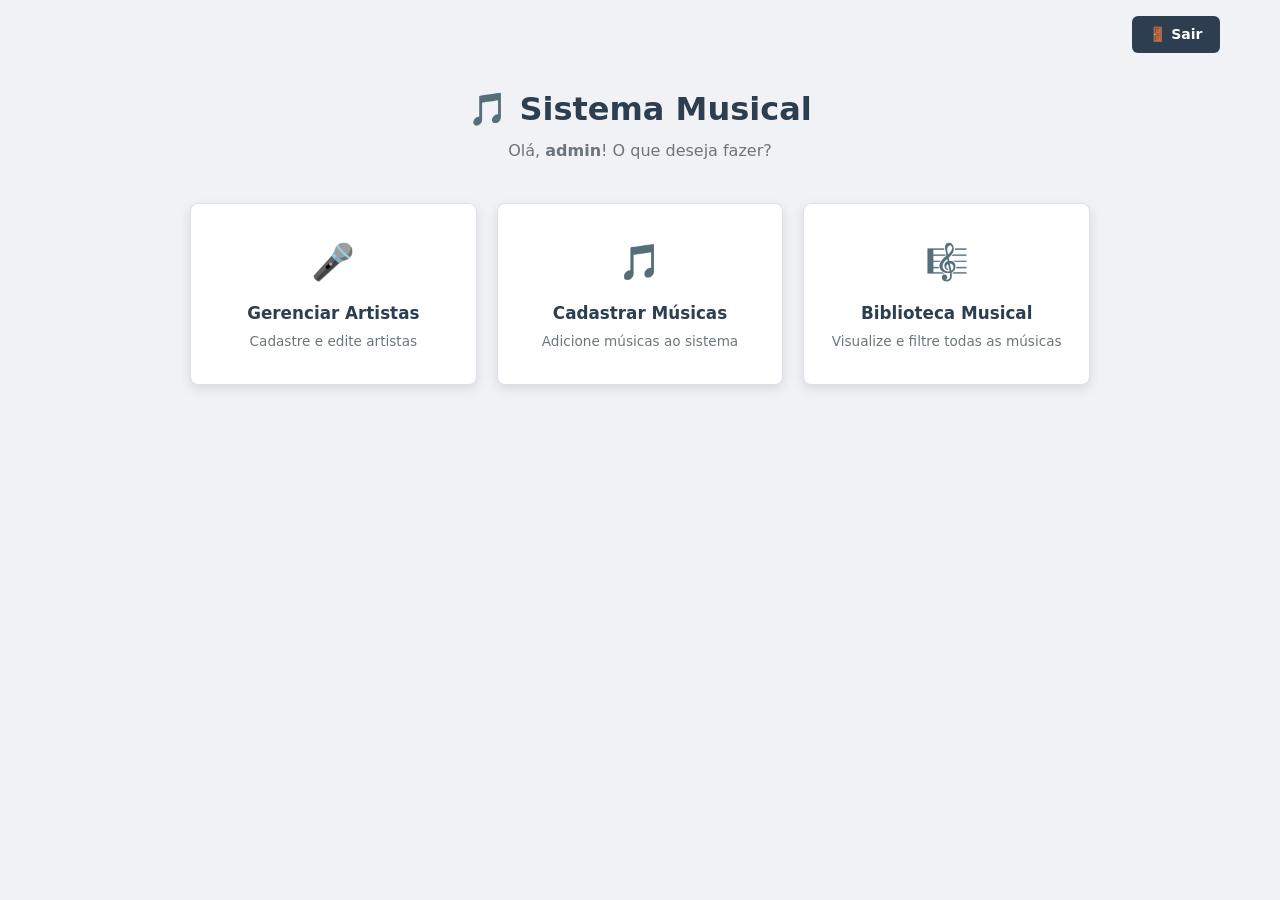
<file: index.html>
<!DOCTYPE html>
<html lang="pt-br">
<head>
<!-- O head é igual ao do login: só muda o title. -->
<meta charset="UTF-8">
<meta name="viewport" content="width=device-width, initial-scale=1.0">
<title>Menu Principal — Sistema Musical</title>
<link rel="icon" href="data:image/svg+xml,<svg xmlns=%27http://www.w3.org/2000/svg%27 viewBox=%270 0 100
100%27><text y=%27.9em%27 font-size=%2790%27>🎵</text></svg>">
<link rel="stylesheet" href="styles.css">
</head>
<body class="menu-page">

<!-- container: caixa com largura máxima, centralizada. Usada em todas as telas, menos no login. -->
<div class="container">

<!-- topbar: barra de cima. O CSS (flex-end) joga o botão Sair para a direita. -->
<div class="topbar">
<!-- Um link (a) com cara de botão: a classe btn-back deixa ele escuro. -->
<!-- Na Sprint 2 este link vai para logout.php, que encerra a sessão. -->
<a href="login.html" class="btn-back">🚪 Sair</a>
</div>

<!-- page-header: as boas-vindas, centralizadas. -->
<div class="page-header">
<h1>🎵 Sistema Musical</h1>
<!-- "admin" está fixo (dado inventado). Na Sprint 2 o PHP mostra o nome de quem entrou. -->
<p>Olá, <strong>admin</strong>! O que deseja fazer?</p>
</div>

<!-- menu-grid: a grade dos 3 cards. O CSS usa display: grid para colocá-los lado a lado. -->
<div class="menu-grid">

<!-- Cada menu-card tem um link (a) que ocupa o card inteiro: clicar em qualquer parte leva à tela. -->
<div class="menu-card">
<a href="cadastro_artista.html">
<div class="menu-card-icon">🎤</div> <!-- ícone grande -->
<div class="menu-card-title">Gerenciar Artistas</div> <!-- título -->
<div class="menu-card-desc">Cadastre e edite artistas</div> <!-- descrição -->
</a>
</div>

<div class="menu-card">
<a href="cadastro_musica.html">
<div class="menu-card-icon">🎵</div>
<div class="menu-card-title">Cadastrar Músicas</div>
<div class="menu-card-desc">Adicione músicas ao sistema</div>
</a>
</div>

<div class="menu-card">
<a href="listagem_musicas.html">
<div class="menu-card-icon">🎼</div>
<div class="menu-card-title">Biblioteca Musical</div>
<div class="menu-card-desc">Visualize e filtre todas as músicas</div>
</a>
</div>

</div>

</div>
</body>
</html>
</file>
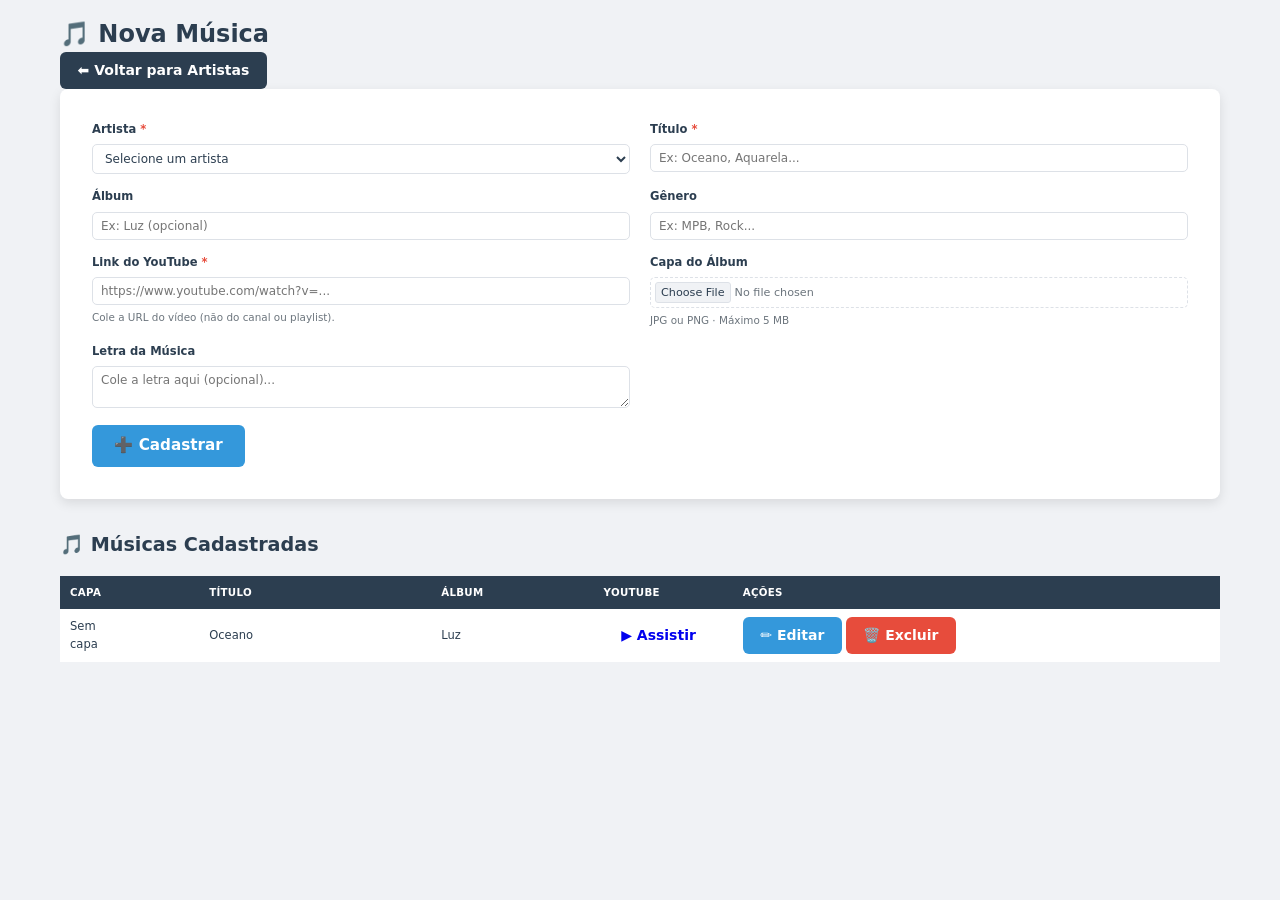
<file: cadastro.musica.html>
<!DOCTYPE html>
<html lang="pt-br">
<head>
<meta charset="UTF-8">
<meta name="viewport" content="width=device-width, initial-scale=1.0">
<title>Nova Música — Sistema Musical</title>
<link rel="icon" href="data:image/svg+xml,<svg xmlns=%27http://www.w3.org/2000/svg%27 viewBox=%270 0 100
100%27><text y=%27.9em%27 font-size=%2790%27>🎵</text></svg>">
<link rel="stylesheet" href="styles.css">
</head>
<body>
<div class="container">
<!-- Aqui o botão volta para os ARTISTAS: chegamos nesta tela pelo botão verde "Músicas". -->
<div class="page-header-bar">
<h2>🎵 Nova Música</h2>
<div class="header-actions">
<a href="cadastro_artista.html" class="btn-back">⬅ Voltar para Artistas</a>
</div>
</div>
<!-- FORMULÁRIO DA MÚSICA (a "obra"). Igual ao do artista: post, enctype e form-grid. -->
<form method="post" action="#" enctype="multipart/form-data">
<div class="form-grid">
<!-- Linha 1: Artista + Título -->
<div class="form-group">
<label for="artista_id">Artista <span style="color:var(--red)">*</span></label>
<!--
select required: a música PRECISA de um artista.
A 1a opção tem value="" (vazio): se a pessoa não escolher, o required bloqueia.
value="1", "2": o código do artista. Na Sprint 2 é assim que o banco
liga a música ao artista dela (chave estrangeira artista_id).
-->
<select name="artista_id" id="artista_id" required>
<option value="">Selecione um artista</option>
<option value="1">Djavan</option>
<option value="2">Marisa Monte</option>
</select>
</div>
<div class="form-group">
<label for="titulo">Título <span style="color:var(--red)">*</span></label>
<input type="text" id="titulo" name="titulo"
required placeholder="Ex: Oceano, Aquarela...">
</div>
<!-- Linha 2: Álbum + Gênero (opcionais) -->
<div class="form-group">
<label for="album">Álbum</label>
<input type="text" id="album" name="album" placeholder="Ex: Luz (opcional)">
</div>
<div class="form-group">
<label for="genero">Gênero</label>
<input type="text" id="genero" name="genero" placeholder="Ex: MPB, Rock...">
</div>
<!-- Linha 3: YouTube + Capa -->
<div class="form-group">
<label for="youtube_link">Link do YouTube <span style="color:var(--red)">*</span></label>
<!-- type="url": o navegador confere se é um endereço de internet (http...). -->
<input type="url" id="youtube_link" name="youtube_link"
required placeholder="https://www.youtube.com/watch?v=...">
<small>Cole a URL do vídeo (não do canal ou playlist).</small>
</div>
<div class="form-group">

<label for="imagem_capa">Capa do Álbum</label>
<!-- O mesmo campo de foto do artista: só imagens. -->
<input type="file" id="imagem_capa" name="imagem_capa" accept="image/*">
<small>JPG ou PNG · Máximo 5 MB</small>
</div>
<!-- Linha 4: Letra. A classe "full" faz este campo ocupar as 2 colunas (grid-column: 1 / -1). -->
<div class="form-group full">
<label for="letra">Letra da Música</label>
<!-- textarea: caixa de texto com várias linhas. Diferente do input, ela tem fechamento. -->
<textarea id="letra" name="letra" placeholder="Cole a letra aqui (opcional)..."></textarea>
</div>
</div><!-- fim .form-grid -->
<div class="form-actions">
<button type="submit" class="btn-primary">➕ Cadastrar</button>
</div>
</form>
<!-- ========== TABELA DE MÚSICAS DO ARTISTA (dados fixos nesta fase) ========== -->
<h3>🎵 Músicas Cadastradas</h3>
<div class="table-container">
<table>
<thead>
<tr>
<th class="col-capa">Capa</th>
<th>Título</th>
<th>Álbum</th>
<th class="col-youtube">YouTube</th>
<th class="col-acoes">Ações</th>
</tr>
</thead>
<tbody>
<tr>
<td><div class="no-image">Sem<br>capa</div></td>
<td>Oceano</td>
<td>Luz</td>
<!-- Abre o vídeo numa aba nova. -->
<td><a href="#" target="_blank" class="btn-youtube">▶ Assistir</a></td>
<td>
<div class="action-buttons">
<a href="#" class="btn-edit">✏️ Editar</a>
<a href="#" class="btn-delete">🗑️ Excluir</a>
</div>
</td>
</tr>
</tbody>
</table>
</div>
</div>
</body>
</html>
</file>
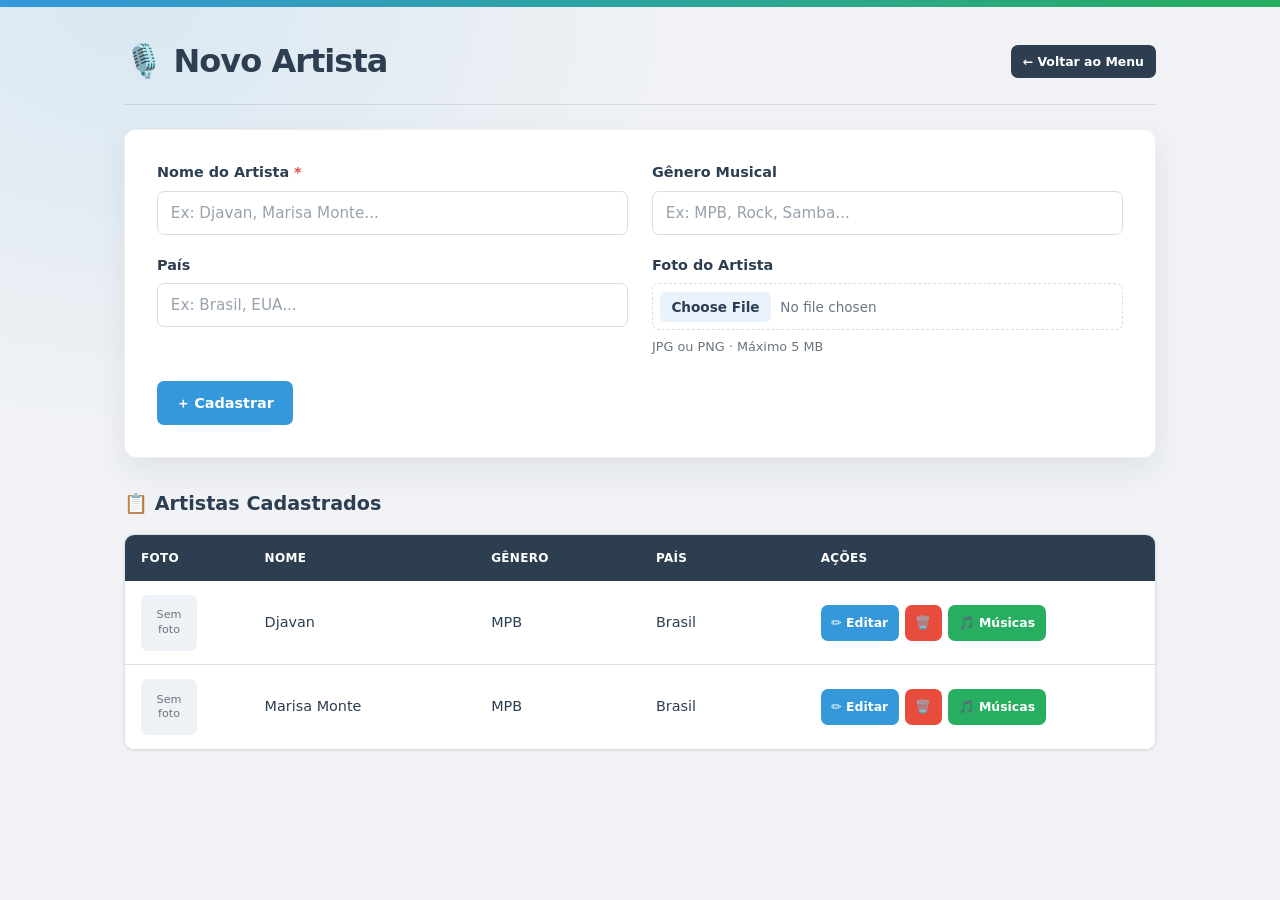
<file: cadastro_artisa.html>
﻿
<!DOCTYPE html>
<html lang="pt-BR">
<head>
    <meta charset="UTF-8">
    <meta name="viewport" content="width=device-width, initial-scale=1.0">

    <title>Novo Artista - Sistema Musical</title>

    <link rel="stylesheet" href="styles.css">
</head>
<body class="artist-page">

    <div class="site-topbar"></div>

    <main class="container">

        <!-- Cabeçalho -->
        <header class="page-heading">
            <h1>
                <span aria-hidden="true">🎙️</span>
                Novo Artista
            </h1>

            <a href="menu.php" class="btn btn-back">
                ← Voltar ao Menu
            </a>
        </header>

        <div class="heading-divider"></div>

        <!-- Formulário de cadastro -->
        <form
            class="artist-form"
            action="#"
            method="post"
            enctype="multipart/form-data"
        >
            <div class="form-grid">

                <div class="form-group">
                    <label for="nome">
                        Nome do Artista <span class="required">*</span>
                    </label>

                    <input
                        type="text"
                        id="nome"
                        name="nome"
                        placeholder="Ex: Djavan, Marisa Monte..."
                        required
                    >
                </div>

                <div class="form-group">
                    <label for="genero">Gênero Musical</label>

                    <input
                        type="text"
                        id="genero"
                        name="genero"
                        placeholder="Ex: MPB, Rock, Samba..."
                    >
                </div>

                <div class="form-group">
                    <label for="pais">País</label>

                    <input
                        type="text"
                        id="pais"
                        name="pais"
                        placeholder="Ex: Brasil, EUA..."
                    >
                </div>

                <div class="form-group">
                    <label for="foto">Foto do Artista</label>

                    <input
                        type="file"
                        id="foto"
                        name="foto"
                        accept="image/jpeg,image/png"
                    >

                    <small>JPG ou PNG · Máximo 5 MB</small>
                </div>

                <div class="form-actions">
                    <button type="submit" class="btn btn-primary">
                        <span aria-hidden="true">＋</span>
                        Cadastrar
                    </button>
                </div>

            </div>
        </form>

        <!-- Artistas cadastrados -->
        <section class="artists-section">

            <h2>
                <span aria-hidden="true">📋</span>
                Artistas Cadastrados
            </h2>

            <div class="table-wrap">
                <table>
                    <thead>
                        <tr>
                            <th scope="col">Foto</th>
                            <th scope="col">Nome</th>
                            <th scope="col">Gênero</th>
                            <th scope="col">País</th>
                            <th scope="col">Ações</th>
                        </tr>
                    </thead>

                    <tbody>
                        <tr>
                            <td>
                                <span class="no-photo">
                                    Sem<br>foto
                                </span>
                            </td>

                            <td>Djavan</td>
                            <td>MPB</td>
                            <td>Brasil</td>

                            <td>
                                <div class="table-actions">
                                    <a href="#" class="btn btn-edit">
                                        ✏️ Editar
                                    </a>

                                    <a href="#" class="btn btn-delete"
                                       aria-label="Excluir Djavan">
                                        🗑️
                                    </a>

                                    <a href="#" class="btn btn-music">
                                        🎵 Músicas
                                    </a>
                                </div>
                            </td>
                        </tr>

                        <tr>
                            <td>
                                <span class="no-photo">
                                    Sem<br>foto
                                </span>
                            </td>

                            <td>Marisa Monte</td>
                            <td>MPB</td>
                            <td>Brasil</td>

                            <td>
                                <div class="table-actions">
                                    <a href="#" class="btn btn-edit">
                                        ✏️ Editar
                                    </a>

                                    <a href="#" class="btn btn-delete"
                                       aria-label="Excluir Marisa Monte">
                                        🗑️
                                    </a>

                                    <a href="#" class="btn btn-music">
                                        🎵 Músicas
                                    </a>
                                </div>
                            </td>
                        </tr>
                    </tbody>
                </table>
            </div>

        </section>

    </main>

</body>
</html>
</file>
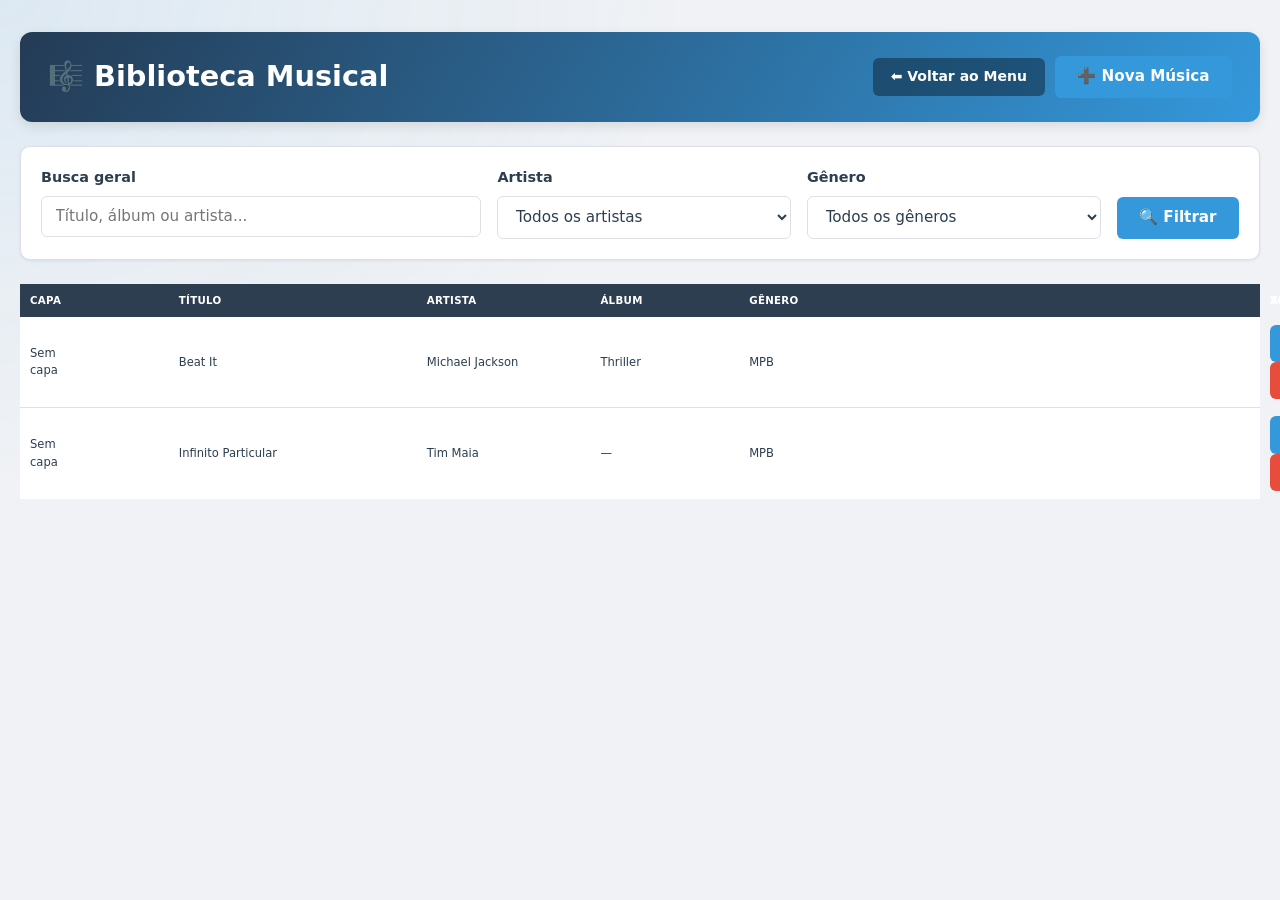
<file: listagem_musicais.html>
<!DOCTYPE html>
<html lang="pt-br">
<head>
<meta charset="UTF-8">
<meta name="viewport" content="width=device-width, initial-scale=1.0">
<title>Biblioteca Musical — Sistema Musical</title>
<link rel="icon" href="data:image/svg+xml,<svg xmlns=%27http://www.w3.org/2000/svg%27 viewBox=%270 0 100
100%27><text y=%27.9em%27 font-size=%2790%27>🎵</text></svg>">
<link rel="stylesheet" href="styles.css">
</head>
<body class="list-page">
<div class="container">
<!-- ========== CABEÇALHO DA PÁGINA ==========
page-header-bar: o CSS (flex + space-between) deixa o título
à esquerda e os botões à direita. Esta barra se repete nos cadastros. -->
<div class="page-header-bar">
<h2>🎼 Biblioteca Musical</h2> <!-- h2: o título desta tela -->
<div class="header-actions">
<!-- Links com cara de botão: btn-back (escuro) e btn-primary (azul). -->
<a href="index.html" class="btn-back">⬅ Voltar ao Menu</a>
<a href="cadastro_musica.html" class="btn-primary">➕ Nova Música</a>
</div>
</div>
<!-- ========== FILTROS ==========
Nesta fase eles só aparecem (não filtram de verdade).
method="get": na Sprint 2 o que a pessoa escolher vai aparecer no endereço
(ex.: ?artista=1) e o PHP usa isso para filtrar no banco. -->
<div class="filters">
<form method="get" class="filter-form" action="#">
<!-- filter-group: os 3 filtros. O CSS (flex) coloca lado a lado. -->
<div class="filter-group">
<!-- filter-item: um filtro = rótulo + campo. -->
<div class="filter-item">
<label for="busca">Busca geral</label>
<input type="text" name="busca" id="busca" placeholder="Título, álbum ou artista...">
</div>
<div class="filter-item">
<label for="artista">Artista</label>
<!-- select: lista para escolher uma opção.
value="" (vazio) = "todos". O número é o código do artista no banco. -->
<select name="artista" id="artista">
<option value="">Todos os artistas</option>
<option value="1">Michael Jackson</option>
<option value="2">Tim Maia</option>
</select>
</div>
<div class="filter-item">
<label for="genero">Gênero</label>
<select name="genero" id="genero">
<option value="">Todos os gêneros</option>
<option value="MPB">MPB</option>
</select>
</div>
</div>
<!-- filter-actions: a área do botão de filtrar. -->
<div class="filter-actions">
<button type="submit" class="btn-primary">🔍 Filtrar</button>
</div>
</form>
</div>
<!-- ========== TABELA DE MÚSICAS ==========

table-container: a caixa branca com sombra em volta da tabela. -->
<div class="table-container">
<table>
<!-- thead: o cabeçalho da tabela. tr = linha. th = célula de título. -->
<thead>
<tr>
<!-- As classes col-... deixam o CSS controlar a largura destas colunas. -->
<th class="col-capa">Capa</th>
<th>Título</th>
<th>Artista</th>
<th>Álbum</th>
<th>Gênero</th>
<th class="col-youtube">YouTube</th>
<th class="col-acoes">Ações</th>
</tr>
</thead>
<!-- tbody: o corpo. Cada tr é UMA música; cada td é uma informação dela.
Os dados estão fixos aqui. Na Sprint 2 o PHP cria estas linhas a partir do banco. -->
<tbody>
<tr>
<!-- no-image: quadrado "Sem capa" no lugar da imagem (a capa real vem na Sprint 2). -->
<td><div class="no-image">Sem<br>capa</div></td>
<td>Beat It</td>
<td>Michael Jackson</td>
<td>Thriller</td>
<td>MPB</td>
<!-- target="_blank": abre o vídeo numa aba nova, sem sair do sistema. -->
<td><a href="#" target="_blank" class="btn-youtube">▶ Assistir</a></td>
<td>
<!-- action-buttons: junta Editar e Excluir lado a lado (flex). -->
<div class="action-buttons">
<a href="#" class="btn-edit">✏️ Editar</a>
<a href="#" class="btn-delete">🗑 Excluir</a>
</div>
</td>
</tr>
<tr>
<td><div class="no-image">Sem<br>capa</div></td>
<td>Infinito Particular</td>
<td>Tim Maia</td>
<td>—</td> <!-- sem álbum: mostramos um traço -->
<td>MPB</td>
<td><a href="#" target="_blank" class="btn-youtube">▶ Assistir</a></td>
<td>
<div class="action-buttons">
<a href="#" class="btn-edit">✏️ Editar</a>
<a href="#" class="btn-delete">🗑 Excluir</a>
</div>
</td>
</tr>
</tbody>
</table>
</div>
</div>
</body>
</html>
</file>
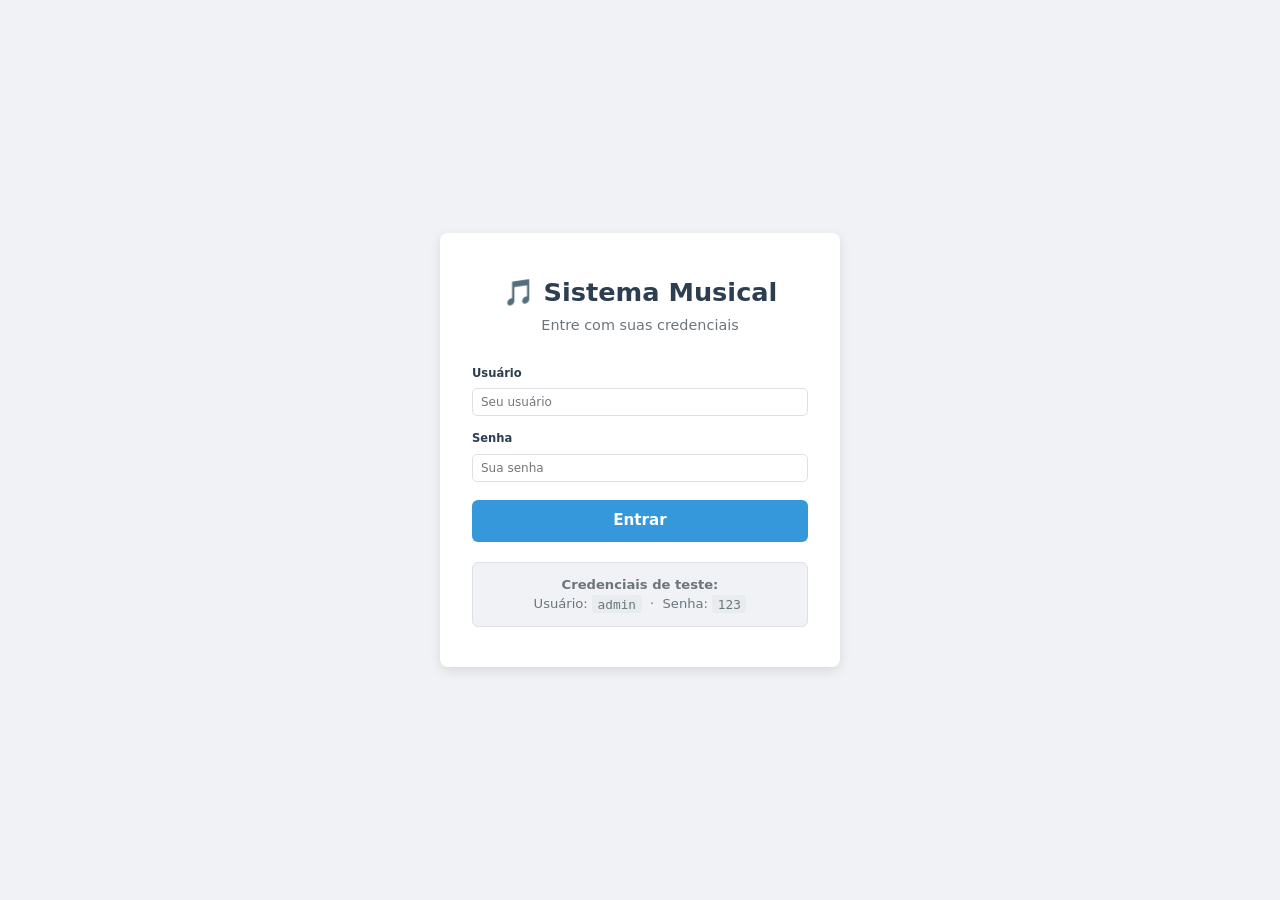
<file: login.html>
<!DOCTYPE html>
<html lang="pt-br">
<head>
<meta charset="UTF-8">
<meta name="viewport" content="width=device-width, initial-scale=1.0">
<!-- viewport: faz a página caber na tela do celular. -->
<title>Login — Sistema Musical</title>
<link rel="icon" href="data:image/svg+xml,%3Csvg xmlns='http://www.w3.org/2000/svg' viewBox='0 0 100 100'%3E%3Ctext y='.9em' font-size='90'%3E%26%23127925;%3C/text%3E%3C/svg%3E">
<!-- rel="icon": o ícone da aba. Aqui é o emoji 🎵 desenhado direto no código. -->
<link rel="stylesheet" href="styles.css">
<!-- rel="stylesheet": liga o arquivo de estilo. Todas as telas usam o MESMO styles.css. -->
</head>

 <!-- A classe login-page é usada no CSS para centralizar o cartão no meio da tela. -->
<body class="login-page">
 <!-- login-card: a caixa branca que guarda o login inteiro. -->
 <div class="login-card">

<!-- login-header: título e subtítulo, centralizados pelo CSS. -->
<div class="login-header">
<h1>🎵 Sistema Musical</h1>
<p>Entre com suas credenciais</p>
</div>

<form method="post" action="#">

<!-- form-group: junta um rótulo (label) e seu campo (input). -->
<div class="form-group">
<!-- for="usuario" é igual ao id do input: clicar no texto foca o campo. -->
<label for="usuario">Usuário</label>
<input type="text"
id="usuario"
name="usuario"
required
autocomplete="username"
placeholder="Seu usuário">
<!--
type="text": campo de texto comum.
name: o nome do dado que o PHP vai receber na Sprint 2.
required: o navegador não deixa enviar vazio.
autocomplete: o navegador pode sugerir o usuário salvo.
placeholder: a dica cinza dentro do campo.
-->
</div>
 <div class="form-group">
<label for="senha">Senha</label>
<!-- type="password": esconde o que a pessoa digita (●●●). -->
 <input type="password"
 id="senha"
name="senha"
required
autocomplete="current-password"
placeholder="Sua senha">
 </div>

<!-- type="submit": envia o formulário. A classe btn-primary deixa o botão azul. -->
<button type="submit" class="btn-primary">Entrar</button>
</form>

<!-- login-hint: a dica com as credenciais de teste. <code> mostra em fonte de código. -->
<div class="login-hint">
<strong>Credenciais de teste:</strong><br>
Usuário: <code>admin</code> &nbsp;·&nbsp; Senha: <code>123</code>
 </div>

 </div>

</body>
</html>
</file>
<file: styles.css>
/* =============================================
   SISTEMA MUSICAL: Folha de Estilos Principal
   =============================================
   Um único arquivo para TODAS as telas. Ele cresce a cada aula:
   Aula 1: base, formulário, botões, login e menu
   Aula 2: títulos, barra de título, cores dos botões, tabelas e filtros
   Aula 3: formulário em grade, campo de foto e botão de músicas
   Aula 4: url e textarea, campo "full", utilitários e celular
   ============================================= */


/* -----------------------------------------------
   1. VARIÁVEIS E RESET [AULA 1]
   ----------------------------------------------- */

/* :root guarda as variáveis. Escrevemos o valor UMA vez e usamos
   em todo lugar com var(--nome). Para mudar a identidade visual do
   sistema, basta trocar as cores aqui. */

:root {
    --primary: #2c3e50;
    --blue: #3498db;
    --blue-dark: #2980b9;
    --green: #27ae60;
    --red: #e74c3c;
    --red-dark: #c0392b;
    --bg: #f0f2f5;
    --surface: #ffffff;
    --border: #dde1e7;
    --text: #2c3e50;
    --text-muted: #6c757d;
    --shadow-sm: 0 1px 3px rgba(0, 0, 0, 0.08);
    --shadow-md: 0 4px 12px rgba(0, 0, 0, 0.10);
    --radius: 8px;
    --font: 'Segoe UI', system-ui, -apple-system, sans-serif;
}

/* Reset: zera as margens que o navegador coloca sozinho.
   box-sizing: border-box faz a largura já incluir padding e borda. */

*,
*::before,
*::after {
    margin: 0;
    padding: 0;
    box-sizing: border-box;
}

/* A página inteira: fonte, fundo e cor do texto. */

body {
    font-family: var(--font);
    background-color: var(--bg);
    color: var(--text);
    line-height: 1.6;
    min-height: 100vh;
}


/* -----------------------------------------------
   2. FORMULÁRIOS [AULA 1]
   Base usada por TODAS as telas que têm <form>.
   ----------------------------------------------- */

/* Todo formulário vira um cartão branco com sombra. */

form {
    background: var(--surface);
    padding: 2rem;
    border-radius: var(--radius);
    box-shadow: var(--shadow-md);
    margin-bottom: 2rem;
}

/* Espaço embaixo de cada grupo (rótulo + campo). */

.form-group {
    margin-bottom: 1.25rem;
}

/* display: block coloca o rótulo numa linha só dele, em cima do campo. */

label {
    display: block;
    margin-bottom: 0.4rem;
    font-size: 0.9rem;
    font-weight: 600;
    color: var(--primary);
}

/* Os campos ocupam a largura toda e ganham borda fina.
   textarea e select já ficam prontos para as próximas telas. */

input[type="text"],
input[type="password"],
textarea,
select {
    width: 100%;
    padding: 0.65rem 0.85rem;
    border: 1.5px solid var(--border);
    border-radius: 6px;
    font-size: 0.95rem;
    font-family: var(--font);
    color: var(--text);
    background: var(--surface);
    transition: border-color 0.2s, box-shadow 0.2s;
}

/* :focus = quando a pessoa clica no campo. A borda fica azul. */

input:focus,
textarea:focus,
select:focus {
    outline: none;
    border-color: var(--blue);
    box-shadow: 0 0 0 3px rgba(52, 152, 219, 0.15);
}


/* -----------------------------------------------
   3. BOTÕES [AULA 1, cores novas nas aulas 2 e 3]
   ----------------------------------------------- */

/* Seletor em grupo (vírgulas): TODOS os botões do sistema têm o
   mesmo formato. Cada um ganha a sua cor mais abaixo. */

.btn-primary,
.btn-edit,
.btn-delete,
.btn-music,
.btn-back,
.btn-youtube {
    display: inline-flex;
    align-items: center;
    justify-content: center;
    gap: 0.35rem;
    padding: 0.55rem 1.1rem;
    border: none;
    border-radius: 6px;
    font-size: 0.875rem;
    font-weight: 600;
    font-family: var(--font);
    cursor: pointer;
    text-decoration: none;
    white-space: nowrap;
    transition: background-color 0.2s, transform 0.15s, box-shadow 0.2s;
    line-height: 1.4;
}

/* Botão principal: azul. No hover escurece e sobe 1px. */

.btn-primary {
    padding: 0.65rem 1.4rem;
    font-size: 0.95rem;
    background: var(--blue);
    color: #fff;
}

.btn-primary:hover {
    background: var(--blue-dark);
    transform: translateY(-1px);
    box-shadow: var(--shadow-sm);
}

/* Voltar e Sair: escuro. */

.btn-back {
    background: var(--primary);
    color: #fff;
}

.btn-back:hover {
    background: #1a252f;
}


/* -----------------------------------------------
   5. TELA DE LOGIN [AULA 1]
   ----------------------------------------------- */

/* O body do login vira flex para centralizar o cartão:
   justify-content = horizontal, align-items = vertical. */

.login-page {
    display: flex;
    justify-content: center;
    align-items: center;
    min-height: 100vh;
    background: var(--bg);
    padding: 1rem;
}

/* O cartão branco, com no máximo 400px de largura. */

.login-card {
    background: var(--surface);
    padding: 2.5rem 2rem;
    border-radius: var(--radius);
    box-shadow: var(--shadow-md);
    width: 100%;
    max-width: 400px;
}

/* O form já é um cartão (seção 2). Dentro do login-card tiramos
   o fundo e a sombra para não ficar "caixa dentro de caixa". */

.login-card form {
    background: none;
    box-shadow: none;
    padding: 0;
    margin: 0;
}

.login-header {
    text-align: center;
    margin-bottom: 1.75rem;
}

.login-header h1 {
    font-size: 1.6rem;
    color: var(--primary);
    margin-bottom: 0.25rem;
}

.login-header p {
    color: var(--text-muted);
    font-size: 0.9rem;
}

/* Seletor com espaço = "que está dentro de".
   Só o botão do login ocupa a largura toda. */

.login-card .btn-primary {
    width: 100%;
    margin-top: 0.25rem;
}

/* A caixinha com a dica das credenciais. */

.login-hint {
    margin-top: 1.25rem;
    padding: 0.75rem 1rem;
    background: var(--bg);
    border-radius: 6px;
    text-align: center;
    font-size: 0.82rem;
    color: var(--text-muted);
    border: 1px solid var(--border);
}

.login-hint code {
    background: #e9ecef;
    padding: 0.1rem 0.35rem;
    border-radius: 3px;
    font-size: 0.8rem;
}


/* -----------------------------------------------
   6. LAYOUT BASE [AULA 1]
   O container de todas as telas, menos o login.
   ----------------------------------------------- */

/* Largura máxima de 1200px. margin: 0 auto centraliza a caixa. */

.container {
    max-width: 1200px;
    margin: 0 auto;
    padding: 24px 32px;
}


/* -----------------------------------------------
   7. MENU PRINCIPAL [AULA 1]
   ----------------------------------------------- */

/* flex-end empurra o botão Sair para a direita. */

.topbar {
    display: flex;
    justify-content: flex-end;
    margin-bottom: 2rem;
}

.page-header {
    text-align: center;
    margin-bottom: 2.5rem;
}

.page-header h1 {
    font-size: 2rem;
    color: var(--primary);
    margin-bottom: 0.35rem;
}

.page-header p {
    color: var(--text-muted);
    font-size: 1rem;
}

/* A grade dos cards. auto-fit + minmax(240px, 1fr):
   "coloque quantas colunas couberem, cada uma com no mínimo 240px".
   No celular os cards descem sozinhos. */

.menu-grid {
    display: grid;
    grid-template-columns: repeat(auto-fit, minmax(240px, 1fr));
    gap: 1.25rem;
    max-width: 900px;
    margin: 0 auto;
}

.menu-card {
    background: var(--surface);
    border-radius: var(--radius);
    box-shadow: var(--shadow-md);
    transition: transform 0.2s, box-shadow 0.2s;
    border: 1px solid var(--border);
}

/* Com o mouse em cima, o card sobe 4px e a sombra cresce. */

.menu-card:hover {
    transform: translateY(-4px);
    box-shadow: 0 8px 20px rgba(0, 0, 0, 0.13);
}

/* display: block faz o link ocupar o card inteiro (tudo clicável). */

.menu-card a {
    display: block;
    padding: 2rem 1.5rem;
    text-align: center;
    text-decoration: none;
    color: var(--text);
}

.menu-card-icon {
    font-size: 2.2rem;
    margin-bottom: 0.75rem;
}

.menu-card-title {
    font-size: 1.05rem;
    font-weight: 600;
    color: var(--primary);
    margin-bottom: 0.35rem;
}

.menu-card-desc {
    font-size: 0.85rem;
    color: var(--text-muted);
}
/* [AULA 3] Verde = ir para as músicas do artista. */
.btn-music {
    background: var(--green);
    color: #fff;
}

.btn-music:hover {
    background: #219a52;
}

/* [AULA 3] O subtítulo das tabelas dos cadastros. */
h3 {
    font-size: 1.2rem;
    font-weight: 600;
    color: var(--primary);
    margin: 2rem 0 1rem;
}

/* [AULA 3] Seletor de atributo: só o input de arquivo.
   A borda tracejada lembra "solte o arquivo aqui". */
input[type="file"] {
    width: 100%;
    padding: 0.5rem;
    border: 1.5px dashed var(--border);
    border-radius: 6px;
    font-size: 0.9rem;
    color: var(--text-muted);
    cursor: pointer;
}

/* [AULA 3] O texto de ajuda fica embaixo do campo, pequeno e cinza. */
small {
    display: block;
    margin-top: 0.3rem;
    font-size: 0.8rem;
    color: var(--text-muted);
}

/* [AULA 3] 2 colunas iguais.
   gap: 0 entre linhas e 2rem entre colunas. */
.form-grid {
    display: grid;
    grid-template-columns: 1fr 1fr;
    gap: 0 2rem;
}

/* [AULA 3] Os botões abaixo do formulário, lado a lado. */
.form-actions {
    display: flex;
    gap: 0.75rem;
    align-items: center;
    flex-wrap: wrap;
    margin-top: 0.5rem;
    grid-column: 1 / -1;
}

/* [AULA 3, usada na Sprint 2] Mostra a foto já salva ao editar. */
.current-image {
    display: flex;
    align-items: center;
    gap: 0.75rem;
    margin-top: 0.75rem;
    padding: 0.75rem;
    background: var(--bg);
    border-radius: 6px;
}

.current-image img {
    width: 64px;
    height: 64px;
    object-fit: cover;
    border-radius: 6px;
    flex-shrink: 0;
}

/* Texto auxiliar da imagem atual. */
.current-image small {
    margin: 0;
    color: var(--text-muted);
}

/* Biblioteca musical */
.list-page {
    background:
        radial-gradient(ellipse at top left, rgba(52, 152, 219, 0.1), transparent 38%),
        var(--bg);
}

.list-page .container {
    max-width: 1440px;
    padding-top: 2rem;
}

.list-page .page-header-bar {
    display: flex;
    align-items: center;
    justify-content: space-between;
    gap: 1.25rem;
    margin-bottom: 1.5rem;
    padding: 1.5rem 1.75rem;
    color: #fff;
    background: linear-gradient(120deg, #243b55, #3498db);
    border-radius: 12px;
    box-shadow: var(--shadow-md);
}

.list-page .page-header-bar h2 {
    font-size: clamp(1.35rem, 3vw, 1.8rem);
    line-height: 1.3;
}

.list-page .header-actions {
    display: flex;
    align-items: center;
    justify-content: flex-end;
    gap: 0.65rem;
    flex-wrap: wrap;
}

.list-page .btn-back {
    background: rgba(15, 35, 55, 0.52);
}

.list-page .btn-back:hover {
    background: rgba(15, 35, 55, 0.78);
}

.list-page .filters {
    margin-bottom: 1.5rem;
}

.list-page .filter-form {
    display: flex;
    align-items: flex-end;
    gap: 1rem;
    margin: 0;
    padding: 1.25rem;
    border: 1px solid var(--border);
    border-radius: 10px;
    box-shadow: var(--shadow-sm);
}

.list-page .filter-group {
    display: grid;
    grid-template-columns: minmax(220px, 1.5fr) repeat(2, minmax(160px, 1fr));
    gap: 1rem;
    flex: 1;
}

.list-page .filter-item label {
    margin-bottom: 0.45rem;
}

.list-page .filter-actions {
    flex-shrink: 0;
}


/* ==========================================
   SISTEMA MUSICAL - NOVO ARTISTA
   ========================================== */


/* 1. VARIÁVEIS */

:root {
    --primary: #2c3e50;
    --blue: #3498db;
    --blue-dark: #2980b9;
    --green: #27ae60;
    --green-dark: #219a52;
    --red: #e74c3c;
    --red-dark: #c0392b;

    --bg: #f0f2f5;
    --surface: #ffffff;
    --border: #dde1e7;

    --text: #2c3e50;
    --text-muted: #6c757d;

    --shadow-sm: 0 1px 3px rgba(0, 0, 0, 0.08);
    --shadow-md: 0 4px 12px rgba(0, 0, 0, 0.10);

    --radius: 8px;
    --font: "Segoe UI", system-ui, -apple-system, sans-serif;
}


/* 2. RESET */

*,
*::before,
*::after {
    margin: 0;
    padding: 0;
    box-sizing: border-box;
}


/* 3. PÁGINA */

body {
    font-family: var(--font);
    background: var(--bg);
    color: var(--text);
    line-height: 1.5;
    min-height: 100vh;
}

.site-topbar {
    height: 34px;
    background: #242536;
    width: 100%;
}

.container {
    width: 100%;
    max-width: 1200px;
    margin: 0 auto;
    padding: 16px 20px 32px;
}


/* 4. CABEÇALHO */

.page-heading {
    display: flex;
    align-items: center;
    justify-content: space-between;
    gap: 12px;
    margin-bottom: 10px;
}

.page-heading h1 {
    color: var(--primary);
    font-size: 1.2rem;
    font-weight: 700;
    line-height: 1.4;
}

.heading-divider {
    width: 100%;
    border-top: 1px solid var(--border);
    margin-bottom: 14px;
}


/* 5. BOTÕES */

.btn {
    display: inline-flex;
    align-items: center;
    justify-content: center;
    gap: 4px;

    padding: 8px 12px;

    border: none;
    border-radius: 5px;

    font-family: var(--font);
    font-size: 0.78rem;
    font-weight: 600;

    text-decoration: none;
    text-align: center;
    white-space: nowrap;
    line-height: 1.4;

    cursor: pointer;

    transition:
        background-color 0.2s ease,
        transform 0.15s ease,
        box-shadow 0.2s ease;
}

.btn:hover {
    transform: translateY(-1px);
    box-shadow: var(--shadow-sm);
}

.btn:focus-visible {
    outline: 3px solid rgba(52, 152, 219, 0.35);
    outline-offset: 2px;
}


/* Voltar ao menu */

.btn-back {
    background: var(--primary);
    color: #ffffff;
}

.btn-back:hover {
    background: #1a252f;
}


/* Cadastrar */

.btn-primary {
    background: var(--blue);
    color: #ffffff;
}

.btn-primary:hover {
    background: var(--blue-dark);
}


/* Editar */

.btn-edit {
    background: var(--blue);
    color: #ffffff;
}

.btn-edit:hover {
    background: var(--blue-dark);
}


/* Excluir */

.btn-delete {
    background: var(--red);
    color: #ffffff;
}

.btn-delete:hover {
    background: var(--red-dark);
}


/* Músicas */

.btn-music {
    background: var(--green);
    color: #ffffff;
}

.btn-music:hover {
    background: var(--green-dark);
}


/* 6. FORMULÁRIO */

.artist-form {
    background: var(--surface);
    width: 100%;

    padding: 24px;
    margin: 0;

    border-radius: var(--radius);
    box-shadow: var(--shadow-md);
}


/* Duas colunas de mesmo tamanho */

.form-grid {
    display: grid;
    grid-template-columns: repeat(2, minmax(0, 1fr));
    column-gap: 20px;
    row-gap: 0;
}


/* Grupo de campo e rótulo */

.form-group {
    min-width: 0;
    margin-bottom: 14px;
}

.form-group label {
    display: block;
    margin-bottom: 6px;

    font-size: 0.72rem;
    font-weight: 600;
    color: var(--primary);
}


/* Asterisco obrigatório */

.required {
    color: var(--red);
}


/* Campos de texto */

.form-group input[type="text"],
.form-group input[type="password"],
.form-group input[type="url"],
.form-group textarea,
.form-group select {
    display: block;
    width: 100%;
    min-width: 0;

    padding: 6px 8px;

    border: 1px solid var(--border);
    border-radius: 5px;

    font-family: var(--font);
    font-size: 0.75rem;
    color: var(--text);

    background: var(--surface);

    transition:
        border-color 0.2s ease,
        box-shadow 0.2s ease;
}


/* Campo de foto */

.form-group input[type="file"] {
    display: block;
    width: 100%;
    min-width: 0;

    padding: 4px;

    border: 1px dashed var(--border);
    border-radius: 5px;

    font-family: var(--font);
    font-size: 0.7rem;
    color: var(--text-muted);

    background: var(--surface);
    cursor: pointer;
}


/* Botão interno do seletor de arquivo */

.form-group input[type="file"]::file-selector-button {
    padding: 3px 5px;
    margin-right: 4px;

    border: 1px solid var(--border);
    border-radius: 3px;

    background: var(--bg);
    color: var(--text);
    font-family: var(--font);

    cursor: pointer;
}


/* Foco nos campos */

.form-group input:focus,
.form-group textarea:focus,
.form-group select:focus {
    outline: none;
    border-color: var(--blue);
    box-shadow: 0 0 0 2px rgba(52, 152, 219, 0.15);
}


/* Texto de ajuda */

.form-group small {
    display: block;
    margin-top: 5px;

    font-size: 0.65rem;
    color: var(--text-muted);
}


/* Botão abaixo dos campos */

.form-actions {
    grid-column: 1 / -1;
    margin-top: 3px;
}

.form-actions .btn {
    padding: 7px 13px;
    font-size: 0.76rem;
}


/* 7. LISTA DE ARTISTAS */

.artists-section {
    margin-top: 20px;
}

.artists-section h2 {
    margin-bottom: 10px;

    font-size: 0.9rem;
    font-weight: 600;
    color: var(--primary);
}


/* 8. TABELA */

.table-wrap {
    width: 100%;
    overflow-x: auto;
    border-radius: 5px;
    box-shadow: var(--shadow-sm);
}

table {
    width: 100%;
    border-collapse: collapse;
    table-layout: fixed;

    background: var(--surface);
}


/* Largura das colunas */

th:nth-child(1),
td:nth-child(1) {
    width: 12%;
}

th:nth-child(2),
td:nth-child(2) {
    width: 20%;
}

th:nth-child(3),
td:nth-child(3) {
    width: 14%;
}

th:nth-child(4),
td:nth-child(4) {
    width: 12%;
}

th:nth-child(5),
td:nth-child(5) {
    width: 42%;
}


/* Cabeçalho da tabela */

thead {
    background: var(--primary);
    color: #ffffff;
}

thead th {
    padding: 9px 10px;

    font-size: 0.64rem;
    font-weight: 600;
    text-align: left;
    text-transform: uppercase;
    letter-spacing: 0.3px;
}


/* Células */

tbody td {
    padding: 8px 10px;

    font-size: 0.72rem;
    text-align: left;
    vertical-align: middle;

    overflow-wrap: break-word;
}

tbody tr {
    border-bottom: 1px solid var(--border);
}

tbody tr:last-child {
    border-bottom: none;
}

tbody tr:hover {
    background: #f8fafc;
}


/* Caixa "Sem foto" */

.no-photo {
    display: inline-flex;
    width: 36px;
    min-height: 36px;

    align-items: center;
    justify-content: center;

    padding: 4px;

    border-radius: 4px;
    background: #eef1f5;

    color: var(--text-muted);
    font-size: 0.55rem;
    text-align: center;
    line-height: 1.3;
}


/* Botões da tabela */

.table-actions {
    display: flex;
    align-items: center;
    flex-wrap: nowrap;
    gap: 4px;
}

.table-actions .btn {
    padding: 5px 6px;
    gap: 3px;

    font-size: 0.65rem;
    line-height: 1.3;
}


/* 9. CELULARES */

@media (max-width: 460px) {

    .container {
        padding: 14px 12px 24px;
    }

    .page-heading {
        gap: 8px;
    }

    .page-heading h1 {
        font-size: 1rem;
    }

    .btn-back {
        padding: 7px 8px;
        font-size: 0.68rem;
    }

    .artist-form {
        padding: 16px 12px;
    }

    .form-grid {
        grid-template-columns: 1fr;
    }

    .form-actions {
        grid-column: 1;
    }

    .artists-section {
        margin-top: 18px;
    }

    .table-wrap {
        overflow-x: auto;
    }

    table {
        min-width: 490px;
    }
}

/* Cadastro de artistas */
.artist-page {
    background:
        radial-gradient(ellipse at 10% 0, rgba(52, 152, 219, 0.12), transparent 34rem),
        var(--bg);
    color: var(--text);
}

.artist-page .site-topbar {
    height: 7px;
    background: linear-gradient(90deg, var(--blue), var(--green));
}

.artist-page .container {
    max-width: 1080px;
    padding: 2rem 1.5rem 3rem;
}

.artist-page .page-heading {
    margin-bottom: 1.25rem;
}

.artist-page .page-heading h1 {
    display: flex;
    align-items: center;
    gap: 0.65rem;
    font-size: clamp(1.5rem, 3vw, 2rem);
    letter-spacing: -0.03em;
}

.artist-page .heading-divider {
    margin-bottom: 1.5rem;
    border-color: rgba(44, 62, 80, 0.12);
}

.artist-page .artist-form {
    padding: clamp(1.25rem, 4vw, 2rem);
    border: 1px solid rgba(44, 62, 80, 0.08);
    border-radius: 12px;
    box-shadow: 0 12px 30px rgba(32, 48, 66, 0.08);
}

.artist-page .form-grid {
    column-gap: 1.5rem;
    row-gap: 0.25rem;
}

.artist-page .form-group {
    margin-bottom: 1rem;
}

.artist-page .form-group label {
    margin-bottom: 0.45rem;
    font-size: 0.9rem;
}

.artist-page .form-group input[type="text"],
.artist-page .form-group input[type="password"],
.artist-page .form-group input[type="url"],
.artist-page .form-group textarea,
.artist-page .form-group select {
    min-height: 44px;
    padding: 0.7rem 0.8rem;
    border-color: #d7dee7;
    border-radius: 7px;
    font-size: 0.95rem;
}

.artist-page .form-group input::placeholder {
    color: #98a2ad;
}

.artist-page .form-group input[type="file"] {
    min-height: 44px;
    padding: 0.45rem;
    border-color: #d7dee7;
    border-radius: 7px;
    font-size: 0.85rem;
}

.artist-page .form-group input[type="file"]::file-selector-button {
    padding: 0.45rem 0.7rem;
    margin-right: 0.6rem;
    border: 0;
    border-radius: 5px;
    background: #eaf3fb;
    color: var(--primary);
    font: inherit;
    font-weight: 600;
}

.artist-page .form-group small {
    margin-top: 0.4rem;
    font-size: 0.8rem;
}

.artist-page .form-actions {
    margin-top: 0.35rem;
}

.artist-page .form-actions .btn {
    min-height: 44px;
    padding: 0.7rem 1.2rem;
    border-radius: 7px;
    font-size: 0.9rem;
}

.artist-page .btn {
    border-radius: 7px;
}

.artist-page .btn:focus-visible,
.artist-page .form-group input:focus-visible,
.artist-page .form-group select:focus-visible {
    outline: 3px solid rgba(52, 152, 219, 0.3);
    outline-offset: 2px;
}

.artist-page .artists-section {
    margin-top: 2rem;
}

.artist-page .artists-section h2 {
    margin-bottom: 0.9rem;
    font-size: 1.2rem;
}

.artist-page .table-wrap {
    border: 1px solid var(--border);
    border-radius: 10px;
    background: var(--surface);
    box-shadow: var(--shadow-sm);
}

.artist-page table {
    min-width: 760px;
    table-layout: auto;
}

.artist-page th:nth-child(1),
.artist-page td:nth-child(1) {
    width: 12%;
}

.artist-page th:nth-child(2),
.artist-page td:nth-child(2) {
    width: 22%;
}

.artist-page th:nth-child(3),
.artist-page td:nth-child(3) {
    width: 16%;
}

.artist-page th:nth-child(4),
.artist-page td:nth-child(4) {
    width: 16%;
}

.artist-page th:nth-child(5),
.artist-page td:nth-child(5) {
    width: 34%;
}

.artist-page thead th {
    padding: 0.9rem 1rem;
    font-size: 0.75rem;
}

.artist-page tbody td {
    padding: 0.85rem 1rem;
    font-size: 0.9rem;
}

.artist-page .no-photo {
    width: 56px;
    min-height: 56px;
    border-radius: 7px;
    font-size: 0.7rem;
}

.artist-page .table-actions {
    flex-wrap: wrap;
    gap: 0.4rem;
}

.artist-page .table-actions .btn {
    min-height: 36px;
    padding: 0.45rem 0.65rem;
    font-size: 0.78rem;
}

@media (max-width: 600px) {
    .artist-page .container {
        padding: 1.25rem 1rem 2rem;
    }

    .artist-page .page-heading {
        align-items: flex-start;
        flex-direction: column;
    }

    .artist-page .page-heading .btn-back {
        align-self: flex-start;
    }

    .artist-page .form-grid {
        grid-template-columns: 1fr;
    }

    .artist-page .form-actions {
        grid-column: 1;
    }

    .artist-page .form-actions .btn {
        width: 100%;
    }
}
</file>
